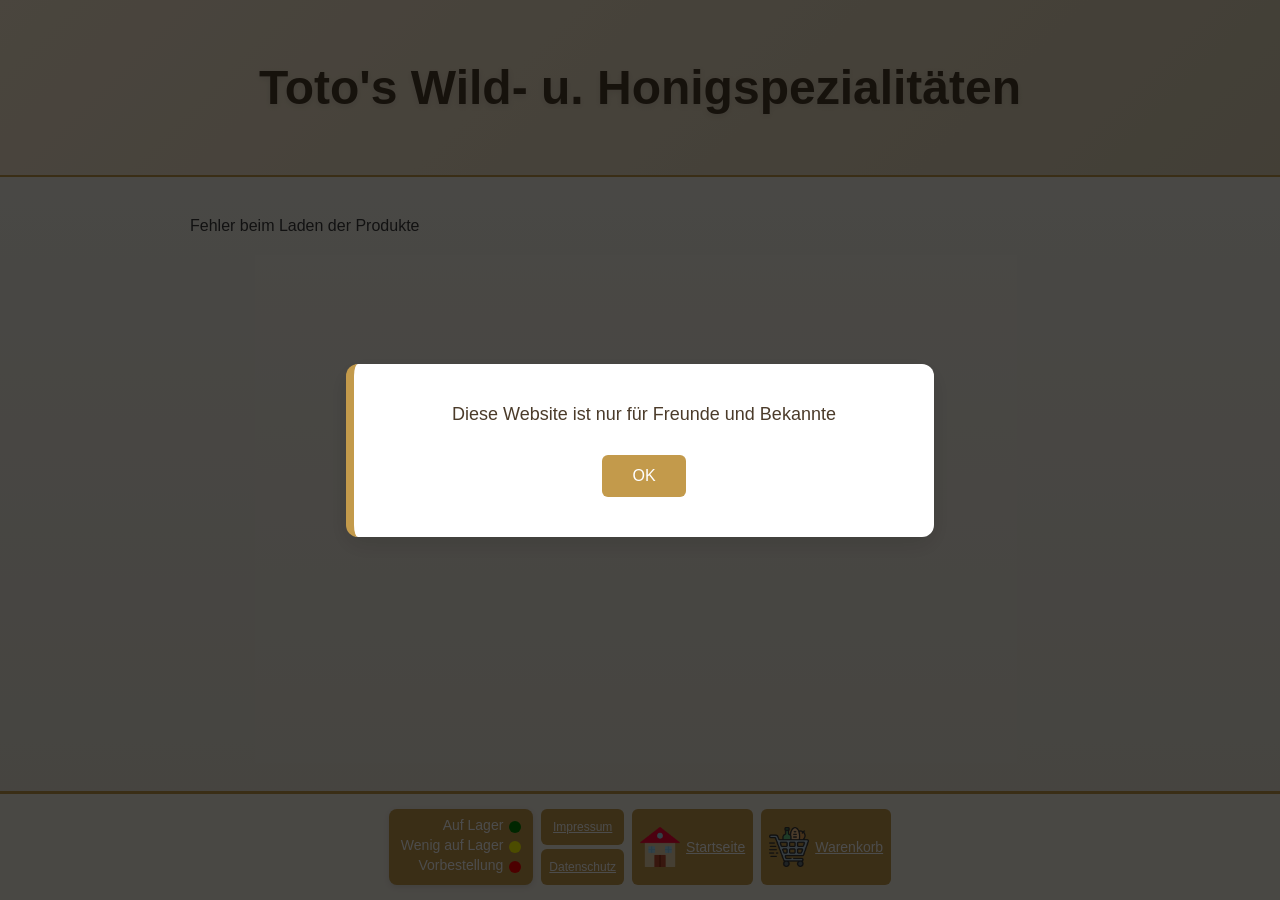
<file: index.html>
<!DOCTYPE html>
<html lang="de">

<head>
  <meta charset="UTF-8">
  <title>Toto's Wild- u. Honigspezialitäten - Wild & Honig aus Werlaburgdorf</title>
  <meta name="viewport" content="width=device-width, initial-scale=1">
  <!--<link rel="stylesheet" href="style.css?v=0.0.2">-->
  <!--TODO Nach Testen auf versionen wechseln-->
  
  <!-- SEO Metadaten -->
  <meta name="description" content="Toto's Wild- u. Honigspezialitäten - Direktvermarkter für regionalen Honig und Wildprodukte aus Werlaburgdorf. Frische Qualität direkt vom Imker und Jäger.">
  <meta name="author" content="Thorsten Jahn">
  <meta name="robots" content="index, follow">
  
  <!-- Open Graph für Social Media -->
  <meta property="og:title" content="Toto's Wild- u. Honigspezialitäten">
  <meta property="og:description" content="Regionale Honig- und Wildprodukte vom Direktvermarkter aus Werlaburgdorf.">
  <meta property="og:type" content="website">
  <meta property="og:locale" content="de_DE">
  
  <!-- Twitter Cards -->
  <meta name="twitter:card" content="summary">
  <meta name="twitter:title" content="Toto's Wild- u. Honigspezialitäten">
  <meta name="twitter:description" content="Regionale Honig- und Wildprodukte vom Direktvermarkter aus Werlaburgdorf.">
  
  <!-- Canonical URL -->
  <link rel="canonical" href="https://totos-wild.github.io/totos-wild/">
  
  <!-- Favicon -->
  <link rel="icon" type="image/png" href="images/favicon.png">
  <link rel="shortcut icon" type="image/png" href="images/favicon.png">
  <!-- Optional: als Shortcut Icon für ältere Browser -->
  
  <!--TODO Nach Testen auf versionen wechseln-->
  <!--<link rel="stylesheet" href="style.css?v=0.0.2">-->
</head>

<body>

  <div id="age-modal" class="modal">
    <div class="modal-content">
      <p>Diese Website ist nur für Freunde und Bekannte</p>
      <div class="modal-buttons">
        <button id="modal-ok" class="modal-button modal-button-ok">OK</button>
      </div>
    </div>
  </div>

  <header>
    <h1>Toto's Wild- u. Honigspezialitäten</h1>
  </header>

  <main class="wrapper">
    <div id="loader" class="loader"></div>
    <div id="product-container"></div>
  </main>

  <script>
    const ageModal = document.getElementById("age-modal");
    const modalOk = document.getElementById("modal-ok");

    function checkModal() {
      const hasSeenModal = localStorage.getItem("hasSeenAgeModal");
      if (!hasSeenModal) {
        ageModal.style.display = "flex";
      }
    }

    modalOk.addEventListener("click", () => {
      localStorage.setItem("hasSeenAgeModal", "true");
      ageModal.style.display = "none";
    });

    checkModal();
  </script>

  <script>
    const timestamp = new Date().getTime();

    const styles = [
      "base/general.css",
      "products/products.css",
      "overlays/overlays.css",
      "footer/footer.css",
    ];

    styles.forEach(style => {
      const link = document.createElement("link");
      link.rel = "stylesheet";
      link.href = style + "?v=" + timestamp;
      document.head.appendChild(link);
    });

    const footerScript = document.createElement("script");
    footerScript.src = "footer/footer.js?v=" + timestamp;
    document.body.appendChild(footerScript);
    footerScript.onload = () => insertFooter(true);

    const modules = [
      "base/main.js",
      "products/productApi.js",
      "products/productCard.js",
      "products/productCombiner.js",
      "products/productPage.js",
      "products/productRepository.js",
      "overlays/overlay.js",
      "cart/cartLogic.js",
      "cart/cartRepository.js"
    ];

    modules.forEach(module => {
      const script = document.createElement("script");
      script.type = "module";
      script.src = module + "?v=" + timestamp;
      document.body.appendChild(script);
    });
  </script>

</body>

</html>
</file>
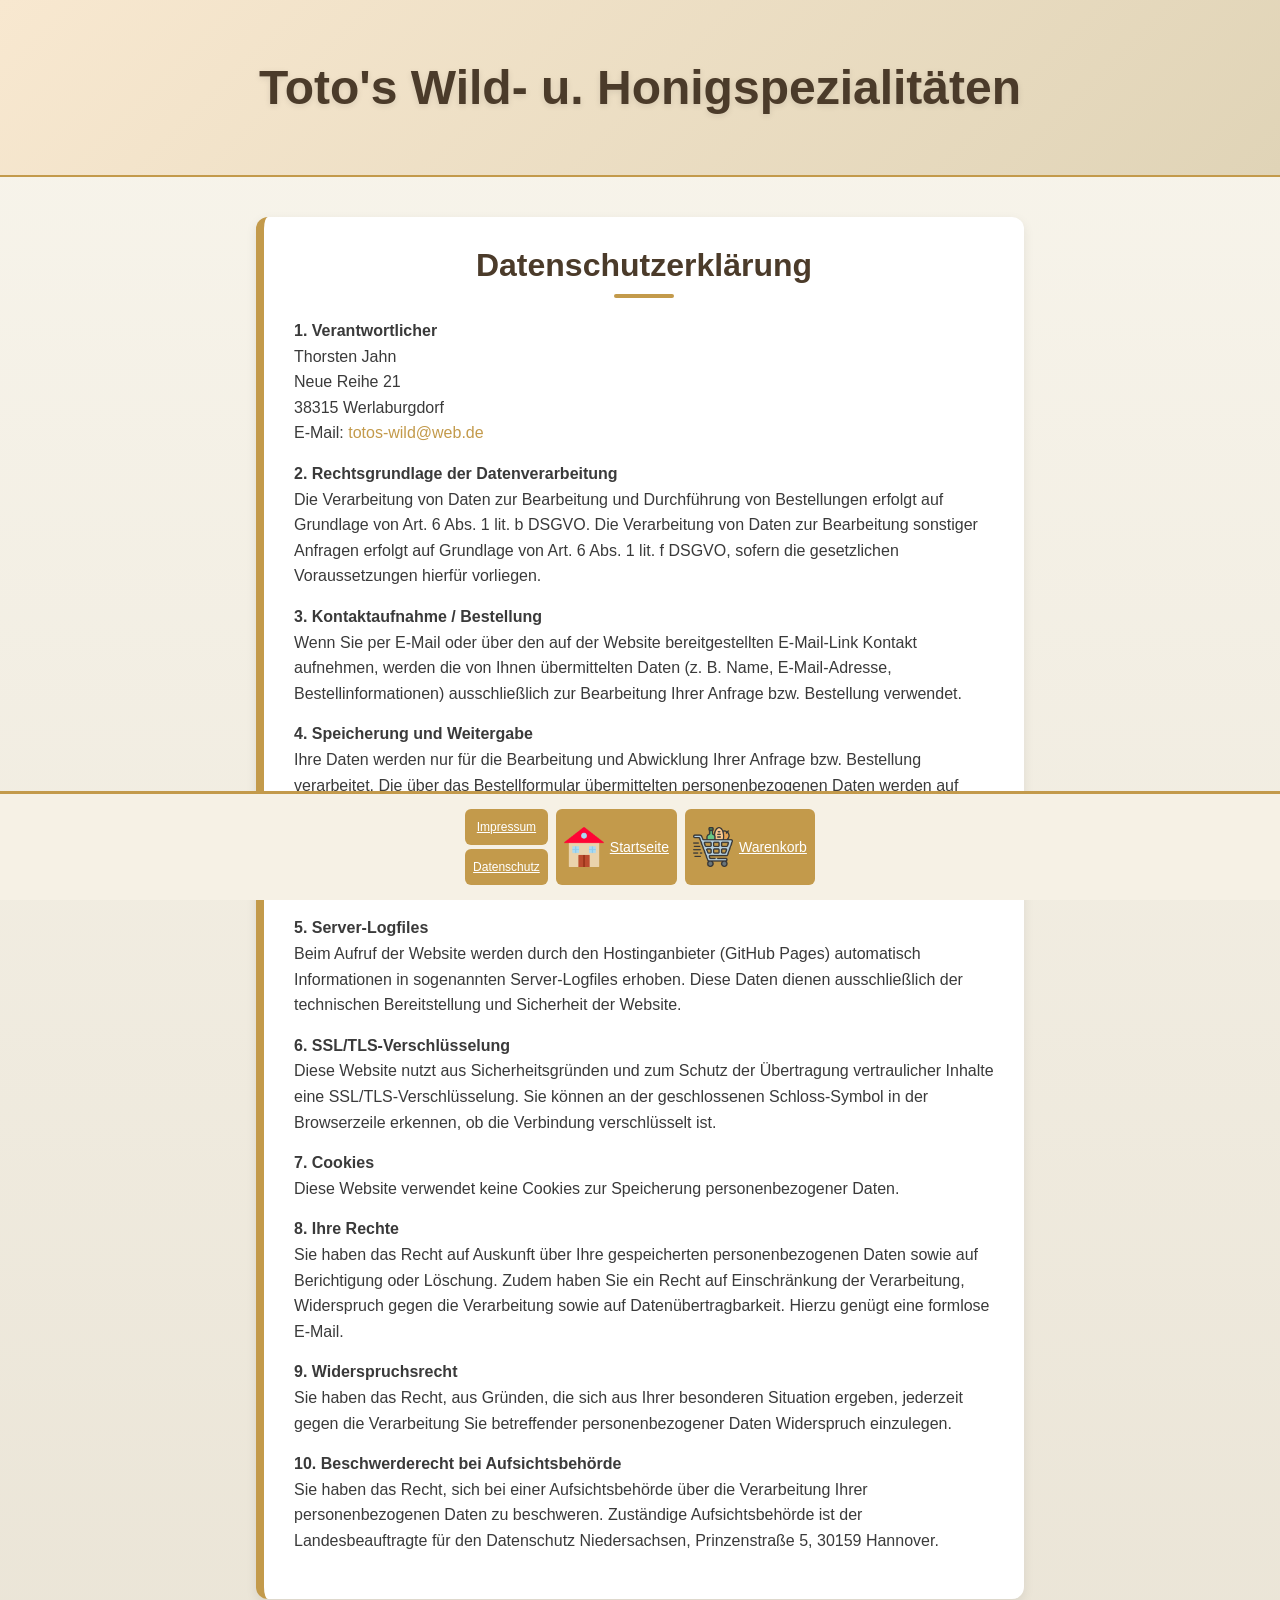
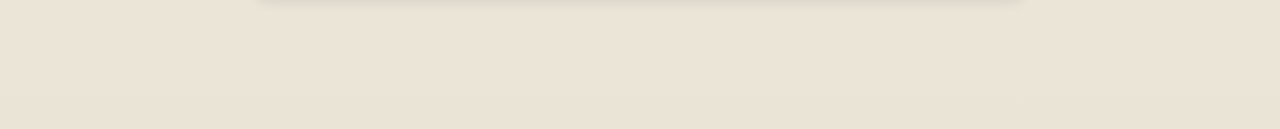
<file: datenschutz/index.html>
<!DOCTYPE html>
<html lang="de">

<head>
  <meta charset="UTF-8">
  <title>Datenschutzerklärung - Toto's Wild- u. Honigspezialitäten</title>
  <meta name="viewport" content="width=device-width, initial-scale=1">
  
  <!-- SEO Metadaten -->
  <meta name="description" content="Datenschutzerklärung von Toto's Wild- u. Honigspezialitäten - Informationen zur Verarbeitung Ihrer personenbezogenen Daten.">
  <meta name="author" content="Thorsten Jahn">
  <meta name="robots" content="index, follow">
  
  <!-- Canonical URL -->
  <link rel="canonical" href="https://totos-wild.github.io/totos-wild/datenschutz/">
  
  <!-- Favicon -->
  <link rel="icon" type="image/png" href="../images/favicon.png">
  <link rel="shortcut icon" type="image/png" href="../images/favicon.png">
</head>

<body>

  <header>
    <h1>Toto's Wild- u. Honigspezialitäten</h1>
  </header>

  <main class="wrapper">
    <div class="content-text">
      <h2>Datenschutzerklärung</h2>

      <p><strong>1. Verantwortlicher</strong><br>
      Thorsten Jahn<br>
      Neue Reihe 21<br>
      38315 Werlaburgdorf<br>
      E-Mail: <a href="mailto:totos-wild@web.de">totos-wild@web.de</a></p>

      <p><strong>2. Rechtsgrundlage der Datenverarbeitung</strong><br>
      Die Verarbeitung von Daten zur Bearbeitung und Durchführung von Bestellungen erfolgt auf Grundlage von Art. 6 Abs. 1 lit. b DSGVO. 
      Die Verarbeitung von Daten zur Bearbeitung sonstiger Anfragen erfolgt auf Grundlage von Art. 6 Abs. 1 lit. f DSGVO, 
      sofern die gesetzlichen Voraussetzungen hierfür vorliegen.</p>

      <p><strong>3. Kontaktaufnahme / Bestellung</strong><br>
      Wenn Sie per E-Mail oder über den auf der Website bereitgestellten E-Mail-Link Kontakt aufnehmen,
      werden die von Ihnen übermittelten Daten (z. B. Name, E-Mail-Adresse, Bestellinformationen)
      ausschließlich zur Bearbeitung Ihrer Anfrage bzw. Bestellung verwendet.</p>

      <p><strong>4. Speicherung und Weitergabe</strong><br>
      Ihre Daten werden nur für die Bearbeitung und Abwicklung Ihrer Anfrage bzw. Bestellung verarbeitet.
      Die über das Bestellformular übermittelten personenbezogenen Daten werden auf einem von uns betriebenen Server verarbeitet und gespeichert.
      Eine Weitergabe an andere Dritte erfolgt nicht, sofern keine gesetzliche Verpflichtung hierzu besteht.
      Die Daten werden gelöscht, sobald sie für die genannten Zwecke nicht mehr erforderlich sind,
      sofern keine gesetzlichen Aufbewahrungspflichten entgegenstehen.</p>

      <p><strong>5. Server-Logfiles</strong><br>
      Beim Aufruf der Website werden durch den Hostinganbieter (GitHub Pages) automatisch Informationen
      in sogenannten Server-Logfiles erhoben. Diese Daten dienen ausschließlich der
      technischen Bereitstellung und Sicherheit der Website.</p>

      <p><strong>6. SSL/TLS-Verschlüsselung</strong><br>
      Diese Website nutzt aus Sicherheitsgründen und zum Schutz der Übertragung vertraulicher Inhalte
      eine SSL/TLS-Verschlüsselung. Sie können an der geschlossenen Schloss-Symbol in der Browserzeile
      erkennen, ob die Verbindung verschlüsselt ist.</p>

      <p><strong>7. Cookies</strong><br>
      Diese Website verwendet keine Cookies zur Speicherung personenbezogener Daten.</p>

      <p><strong>8. Ihre Rechte</strong><br>
      Sie haben das Recht auf Auskunft über Ihre gespeicherten personenbezogenen Daten
      sowie auf Berichtigung oder Löschung. Zudem haben Sie ein Recht auf Einschränkung der Verarbeitung,
      Widerspruch gegen die Verarbeitung sowie auf Datenübertragbarkeit. Hierzu genügt eine formlose E-Mail.</p>

      <p><strong>9. Widerspruchsrecht</strong><br>
      Sie haben das Recht, aus Gründen, die sich aus Ihrer besonderen Situation ergeben,
      jederzeit gegen die Verarbeitung Sie betreffender personenbezogener Daten Widerspruch einzulegen.</p>

      <p><strong>10. Beschwerderecht bei Aufsichtsbehörde</strong><br>
      Sie haben das Recht, sich bei einer Aufsichtsbehörde über die Verarbeitung Ihrer personenbezogenen Daten zu beschweren.
      Zuständige Aufsichtsbehörde ist der 
      Landesbeauftragte für den Datenschutz Niedersachsen, 
      Prinzenstraße 5, 30159 Hannover.</p>
    </div>
  </main>

  <script>
    const timestamp = new Date().getTime();

    const styles = [
      "../base/general.css",
      "../overlays/overlays.css",
      "../footer/footer.css",
    ];

    styles.forEach(style => {
      const link = document.createElement("link");
      link.rel = "stylesheet";
      link.href = style + "?v=" + timestamp;
      document.head.appendChild(link);
    });

    const footerScript = document.createElement("script");
    footerScript.src = "../footer/footer.js?v=" + timestamp;
    document.body.appendChild(footerScript);
    footerScript.onload = () => insertFooter(false);
  </script>

</body>

</html>
</file>
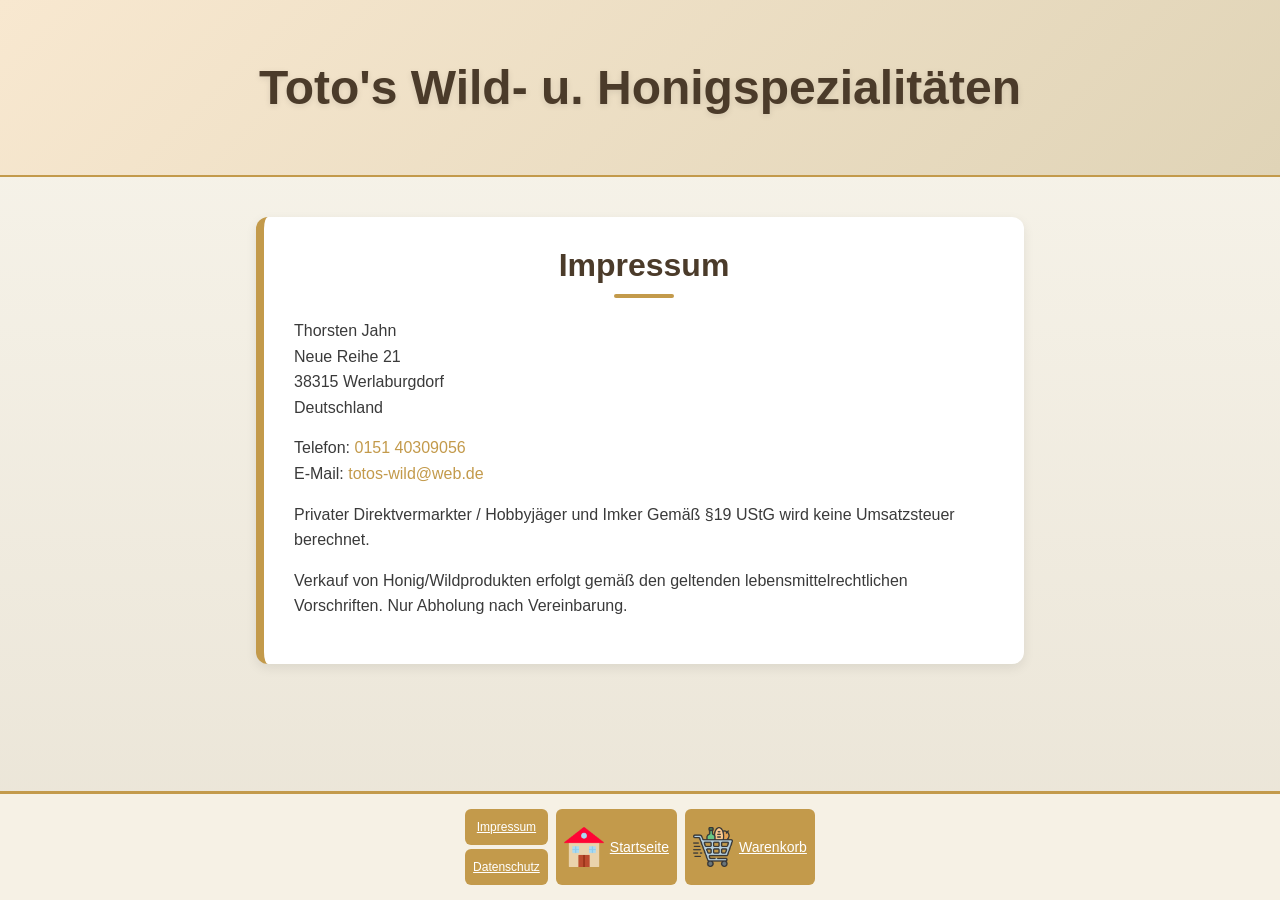
<file: impressum/index.html>
<!DOCTYPE html>
<html lang="de">

<head>
  <meta charset="UTF-8">
  <title>Impressum - Toto's Wild- u. Honigspezialitäten</title>
  <meta name="viewport" content="width=device-width, initial-scale=1">
  
  <!-- SEO Metadaten -->
  <meta name="description" content="Impressum von Toto's Wild- u. Honigspezialitäten - Direktvermarkter für regionalen Honig und Wildprodukte aus Werlaburgdorf.">
  <meta name="author" content="Thorsten Jahn">
  <meta name="robots" content="index, follow">
  
  <!-- Canonical URL -->
  <link rel="canonical" href="https://totos-wild.github.io/totos-wild/impressum/">
  
  <!-- Favicon -->
  <link rel="icon" type="image/png" href="../images/favicon.png">
  <link rel="shortcut icon" type="image/png" href="../images/favicon.png">
</head>

<body>

  <header>
    <h1>Toto's Wild- u. Honigspezialitäten</h1>
  </header>

  <main class="wrapper">
    <div class="content-text">
      <h2>Impressum</h2>
      <p>
        Thorsten Jahn<br>
        Neue Reihe 21<br>
        38315 Werlaburgdorf<br>
        Deutschland
      </p>
      <p>
        Telefon: <a href="tel:+4915140309056">0151 40309056</a><br>
        E-Mail: <a href="mailto:totos-wild@web.de">totos-wild@web.de</a>
      </p>

      <p>
        Privater Direktvermarkter / Hobbyjäger und Imker
        Gemäß §19 UStG wird keine Umsatzsteuer berechnet.
      </p>

      <p>
        Verkauf von Honig/Wildprodukten erfolgt gemäß den geltenden lebensmittelrechtlichen Vorschriften. 
        Nur Abholung nach Vereinbarung.
      </p>
    </div>
  </main>

  <script>
    const timestamp = new Date().getTime();

    const styles = [
      "../base/general.css",
      "../overlays/overlays.css",
      "../footer/footer.css",
    ];

    styles.forEach(style => {
      const link = document.createElement("link");
      link.rel = "stylesheet";
      link.href = style + "?v=" + timestamp;
      document.head.appendChild(link);
    });

    const footerScript = document.createElement("script");
    footerScript.src = "../footer/footer.js?v=" + timestamp;
    document.body.appendChild(footerScript);
    footerScript.onload = () => insertFooter(false);
  </script>

</body>

</html>
</file>
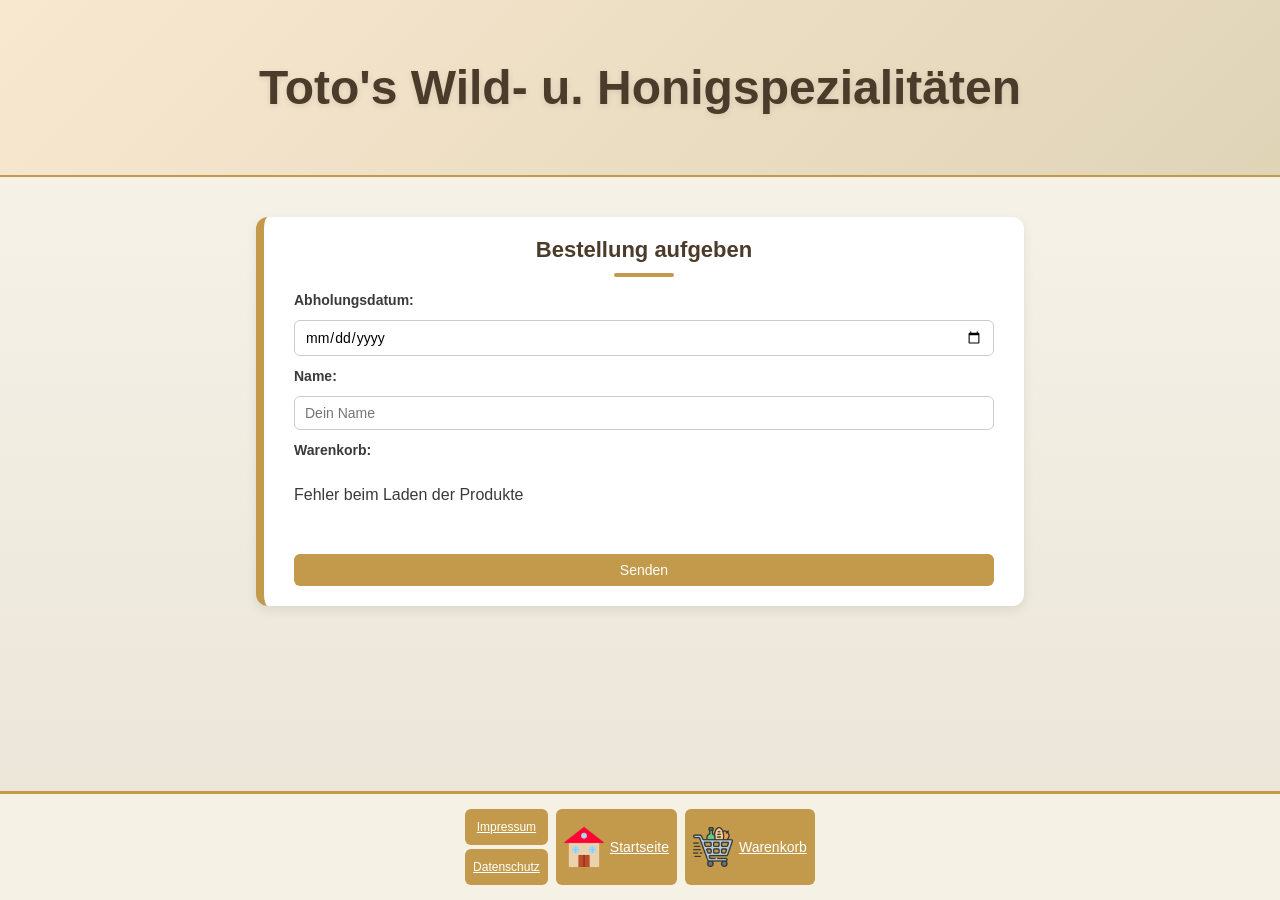
<file: warenkorb/index.html>
<!DOCTYPE html>
<html lang="de">

<head>
  <meta charset="UTF-8">
  <title>Warenkorb - Toto's Wild- u. Honigspezialitäten</title>
  <meta name="viewport" content="width=device-width, initial-scale=1">
  
  <!-- SEO Metadaten -->
  <meta name="description" content="Warenkorb von Toto's Wild- u. Honigspezialitäten - Ihre Auswahl an regionalen Honig- und Wildprodukten.">
  <meta name="author" content="Thorsten Jahn">
  <meta name="robots" content="noindex, follow">
  
  <!-- Canonical URL -->
  <link rel="canonical" href="https://totos-wild.github.io/totos-wild/warenkorb/">
  
  <!-- Favicon -->
  <link rel="icon" type="image/png" href="../images/favicon.png">
  <link rel="shortcut icon" type="image/png" href="../images/favicon.png">
</head>

<body>

  <header>
    <h1>Toto's Wild- u. Honigspezialitäten</h1>
  </header>

  <main class="wrapper">
    <div id="loader" class="loader"></div>
    <div id="cart-content" class="cart-content">
      <h2>Bestellung aufgeben</h2>
      <form id="cart-form">
        <label>Abholungsdatum:</label>
        <input type="date" id="pickup-date" required>

        <label>Name:</label>
        <input type="text" id="customer-name" placeholder="Dein Name" required>

        <label>Warenkorb:</label>
        <div id="cart-items" class="cart-items"></div>

        <div id="cart-total" class="cart-total"></div>

        <button type="submit" id="submit-order-btn" class="button-default">Senden</button>
      </form>
    </div>
  </main>

  <script>
    const timestamp = new Date().getTime();

    const styles = [
      "../base/general.css",
      "../cart/cart.css",
      "../overlays/overlays.css",
      "../footer/footer.css",
    ];

    styles.forEach(style => {
      const link = document.createElement("link");
      link.rel = "stylesheet";
      link.href = style + "?v=" + timestamp;
      document.head.appendChild(link);
    });

    const footerScript = document.createElement("script");
    footerScript.src = "../footer/footer.js?v=" + timestamp;
    document.body.appendChild(footerScript);
    footerScript.onload = () => insertFooter(false);

    const modules = [
      "../cart/cartLogic.js",
      "../cart/cartPage.js",
      "../cart/cartRepository.js"
    ];

    modules.forEach(module => {
      const script = document.createElement("script");
      script.type = "module";
      script.src = module + "?v=" + timestamp;
      document.body.appendChild(script);
    });
  </script>

</body>

</html>
</file>
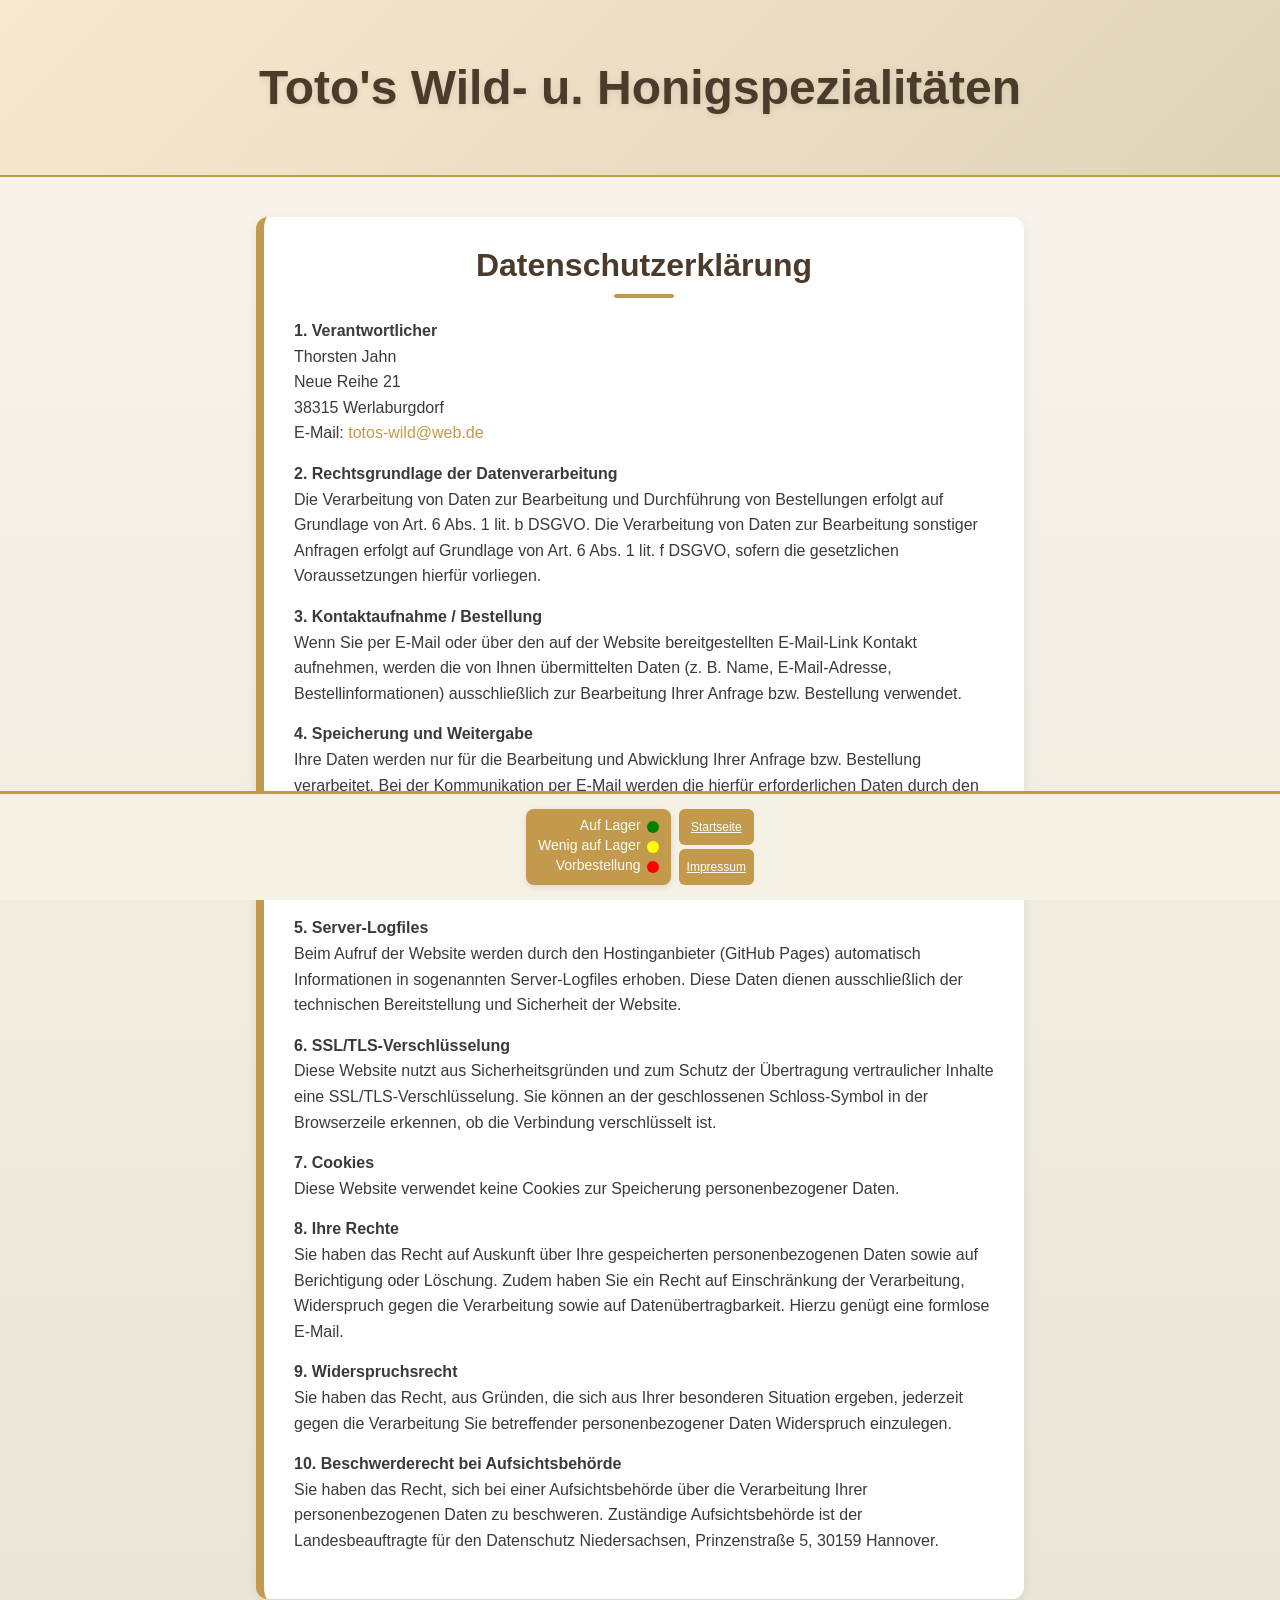
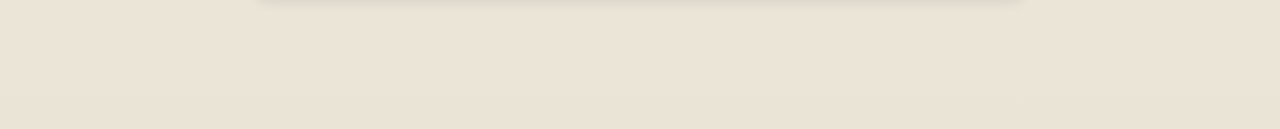
<file: datenschutz.html>
<!DOCTYPE html>
<html lang="de">

<head>
  <meta charset="UTF-8">
  <title>Datenschutzerklärung - Toto's Wild- u. Honigspezialitäten</title>
  <meta name="viewport" content="width=device-width, initial-scale=1">
  
  <!-- SEO Metadaten -->
  <meta name="description" content="Datenschutzerklärung von Toto's Wild- u. Honigspezialitäten - Informationen zur Verarbeitung Ihrer personenbezogenen Daten.">
  <meta name="author" content="Thorsten Jahn">
  <meta name="robots" content="index, follow">
  
  <!-- Canonical URL -->
  <link rel="canonical" href="https://totos-wild.github.io/totos-wild/datenschutz.html">
  
  <!-- Favicon -->
  <link rel="icon" type="image/png" href="images/favicon.png">
  <link rel="shortcut icon" type="image/png" href="images/favicon.png">
</head>

<body>

  <header>
    <h1>Toto's Wild- u. Honigspezialitäten</h1>
  </header>

  <main class="wrapper">
    <div class="content-text">
      <h2>Datenschutzerklärung</h2>

      <p><strong>1. Verantwortlicher</strong><br>
      Thorsten Jahn<br>
      Neue Reihe 21<br>
      38315 Werlaburgdorf<br>
      E-Mail: <a href="mailto:totos-wild@web.de">totos-wild@web.de</a></p>

      <p><strong>2. Rechtsgrundlage der Datenverarbeitung</strong><br>
      Die Verarbeitung von Daten zur Bearbeitung und Durchführung von Bestellungen erfolgt auf Grundlage von Art. 6 Abs. 1 lit. b DSGVO. 
      Die Verarbeitung von Daten zur Bearbeitung sonstiger Anfragen erfolgt auf Grundlage von Art. 6 Abs. 1 lit. f DSGVO, 
      sofern die gesetzlichen Voraussetzungen hierfür vorliegen.</p>

      <p><strong>3. Kontaktaufnahme / Bestellung</strong><br>
      Wenn Sie per E-Mail oder über den auf der Website bereitgestellten E-Mail-Link Kontakt aufnehmen,
      werden die von Ihnen übermittelten Daten (z. B. Name, E-Mail-Adresse, Bestellinformationen)
      ausschließlich zur Bearbeitung Ihrer Anfrage bzw. Bestellung verwendet.</p>

      <p><strong>4. Speicherung und Weitergabe</strong><br>
      Ihre Daten werden nur für die Bearbeitung und Abwicklung Ihrer Anfrage bzw. Bestellung verarbeitet.
      Bei der Kommunikation per E-Mail werden die hierfür erforderlichen Daten durch den von Ihnen bzw.
      uns verwendeten E-Mail-Dienst verarbeitet.
      Eine Weitergabe an andere Dritte erfolgt nicht, sofern keine gesetzliche Verpflichtung hierzu besteht.
      Die Daten werden gelöscht, sobald sie für die genannten Zwecke nicht mehr erforderlich sind,
      sofern keine gesetzlichen Aufbewahrungspflichten entgegenstehen.</p>

      <p><strong>5. Server-Logfiles</strong><br>
      Beim Aufruf der Website werden durch den Hostinganbieter (GitHub Pages) automatisch Informationen
      in sogenannten Server-Logfiles erhoben. Diese Daten dienen ausschließlich der
      technischen Bereitstellung und Sicherheit der Website.</p>

      <p><strong>6. SSL/TLS-Verschlüsselung</strong><br>
      Diese Website nutzt aus Sicherheitsgründen und zum Schutz der Übertragung vertraulicher Inhalte
      eine SSL/TLS-Verschlüsselung. Sie können an der geschlossenen Schloss-Symbol in der Browserzeile
      erkennen, ob die Verbindung verschlüsselt ist.</p>

      <p><strong>7. Cookies</strong><br>
      Diese Website verwendet keine Cookies zur Speicherung personenbezogener Daten.</p>

      <p><strong>8. Ihre Rechte</strong><br>
      Sie haben das Recht auf Auskunft über Ihre gespeicherten personenbezogenen Daten
      sowie auf Berichtigung oder Löschung. Zudem haben Sie ein Recht auf Einschränkung der Verarbeitung,
      Widerspruch gegen die Verarbeitung sowie auf Datenübertragbarkeit. Hierzu genügt eine formlose E-Mail.</p>

      <p><strong>9. Widerspruchsrecht</strong><br>
      Sie haben das Recht, aus Gründen, die sich aus Ihrer besonderen Situation ergeben,
      jederzeit gegen die Verarbeitung Sie betreffender personenbezogener Daten Widerspruch einzulegen.</p>

      <p><strong>10. Beschwerderecht bei Aufsichtsbehörde</strong><br>
      Sie haben das Recht, sich bei einer Aufsichtsbehörde über die Verarbeitung Ihrer personenbezogenen Daten zu beschweren.
      Zuständige Aufsichtsbehörde ist der 
      Landesbeauftragte für den Datenschutz Niedersachsen, 
      Prinzenstraße 5, 30159 Hannover.</p>
    </div>
  </main>

  <footer>
    <div class="product-legend">
      <div>Auf Lager<span class="legend-color in-stock"></span></div>
      <div>Wenig auf Lager<span class="legend-color low-stock"></span></div>
      <div>Vorbestellung<span class="legend-color no-stock"></span></div>
    </div>
    <div class="footer-links">
      <a href="/" class="button-default footer-btn footer-link-btn">Startseite</a>
      <a href="impressum.html" class="button-default footer-btn footer-link-btn">Impressum</a>
    </div>
  </footer>

  <script>
    const timestamp = new Date().getTime();

    const linkGeneral = document.createElement("link");
    linkGeneral.rel = "stylesheet";
    linkGeneral.href = "css/general.css?v=" + timestamp;
    document.head.appendChild(linkGeneral);

    const linkFooter = document.createElement("link");
    linkFooter.rel = "stylesheet";
    linkFooter.href = "css/footer.css?v=" + timestamp;
    document.head.appendChild(linkFooter);
  </script>

</body>

</html>
</file>
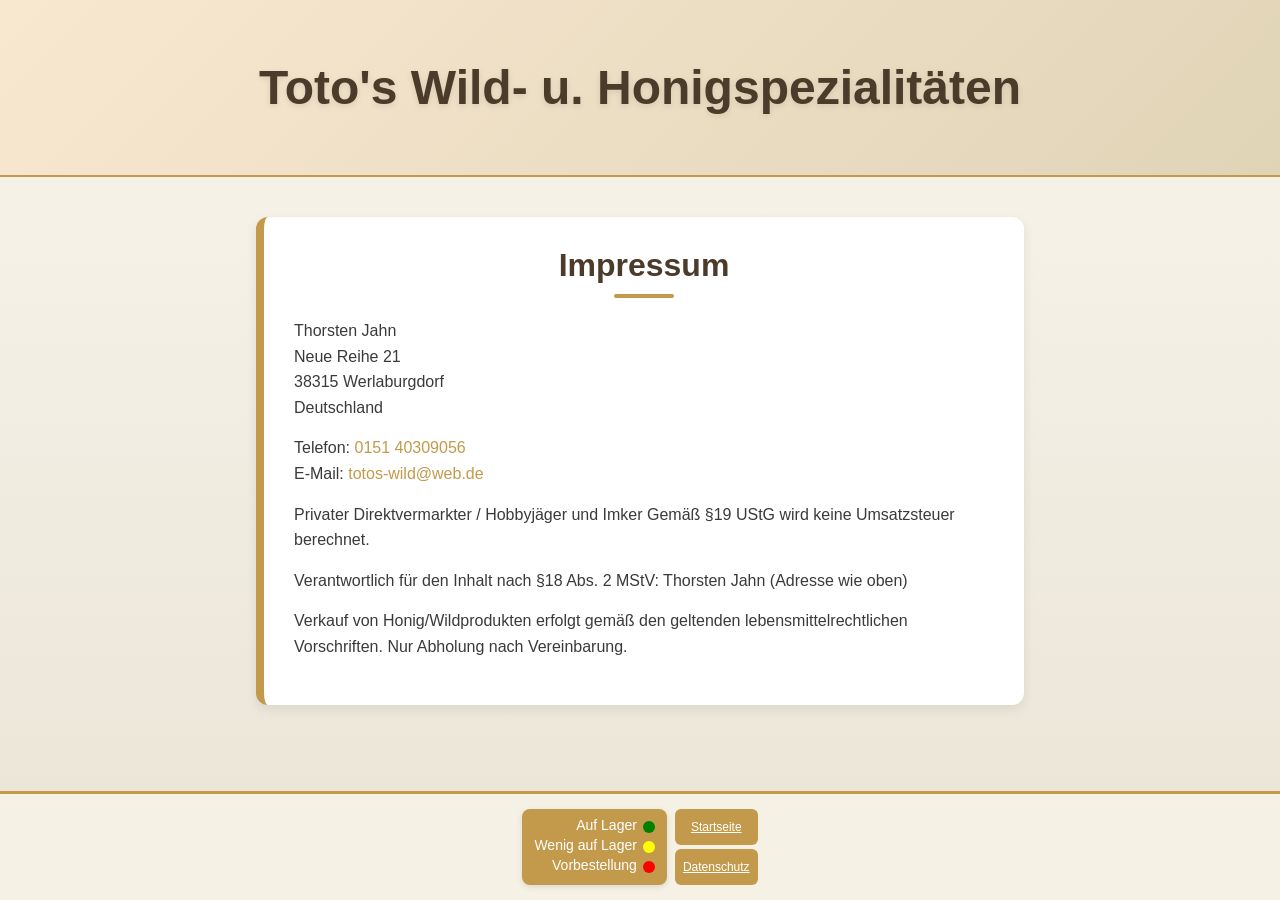
<file: impressum.html>
<!DOCTYPE html>
<html lang="de">

<head>
  <meta charset="UTF-8">
  <title>Impressum - Toto's Wild- u. Honigspezialitäten</title>
  <meta name="viewport" content="width=device-width, initial-scale=1">
  
  <!-- SEO Metadaten -->
  <meta name="description" content="Impressum von Toto's Wild- u. Honigspezialitäten - Direktvermarkter für regionalen Honig und Wildprodukte aus Werlaburgdorf.">
  <meta name="author" content="Thorsten Jahn">
  <meta name="robots" content="index, follow">
  
  <!-- Canonical URL -->
  <link rel="canonical" href="https://totos-wild.github.io/totos-wild/impressum.html">
  
  <!-- Favicon -->
  <link rel="icon" type="image/png" href="images/favicon.png">
  <link rel="shortcut icon" type="image/png" href="images/favicon.png">
</head>

<body>

  <header>
    <h1>Toto's Wild- u. Honigspezialitäten</h1>
  </header>

  <main class="wrapper">
    <div class="content-text">
      <h2>Impressum</h2>
      <p>
        Thorsten Jahn<br>
        Neue Reihe 21<br>
        38315 Werlaburgdorf<br>
        Deutschland
      </p>
      <p>
        Telefon: <a href="tel:+4915140309056">0151 40309056</a><br>
        E-Mail: <a href="mailto:totos-wild@web.de">totos-wild@web.de</a>
      </p>

      <p>
        Privater Direktvermarkter / Hobbyjäger und Imker
        Gemäß §19 UStG wird keine Umsatzsteuer berechnet.
      </p>

      <p>
        Verantwortlich für den Inhalt nach §18 Abs. 2 MStV:
        Thorsten Jahn (Adresse wie oben)
      </p>

      <p>
        Verkauf von Honig/Wildprodukten erfolgt gemäß den geltenden lebensmittelrechtlichen Vorschriften. Nur Abholung nach Vereinbarung.
      </p>
    </div>
  </main>

  <footer>
    <div class="product-legend">
      <div>Auf Lager<span class="legend-color in-stock"></span></div>
      <div>Wenig auf Lager<span class="legend-color low-stock"></span></div>
      <div>Vorbestellung<span class="legend-color no-stock"></span></div>
    </div>
    <div class="footer-links">
      <a href="/" class="button-default footer-btn footer-link-btn">Startseite</a>
      <a href="datenschutz.html" class="button-default footer-btn footer-link-btn">Datenschutz</a>
    </div>
  </footer>

  <script>
    const timestamp = new Date().getTime();

    const linkGeneral = document.createElement("link");
    linkGeneral.rel = "stylesheet";
    linkGeneral.href = "css/general.css?v=" + timestamp;
    document.head.appendChild(linkGeneral);

    const linkFooter = document.createElement("link");
    linkFooter.rel = "stylesheet";
    linkFooter.href = "css/footer.css?v=" + timestamp;
    document.head.appendChild(linkFooter);
  </script>

</body>

</html>
</file>
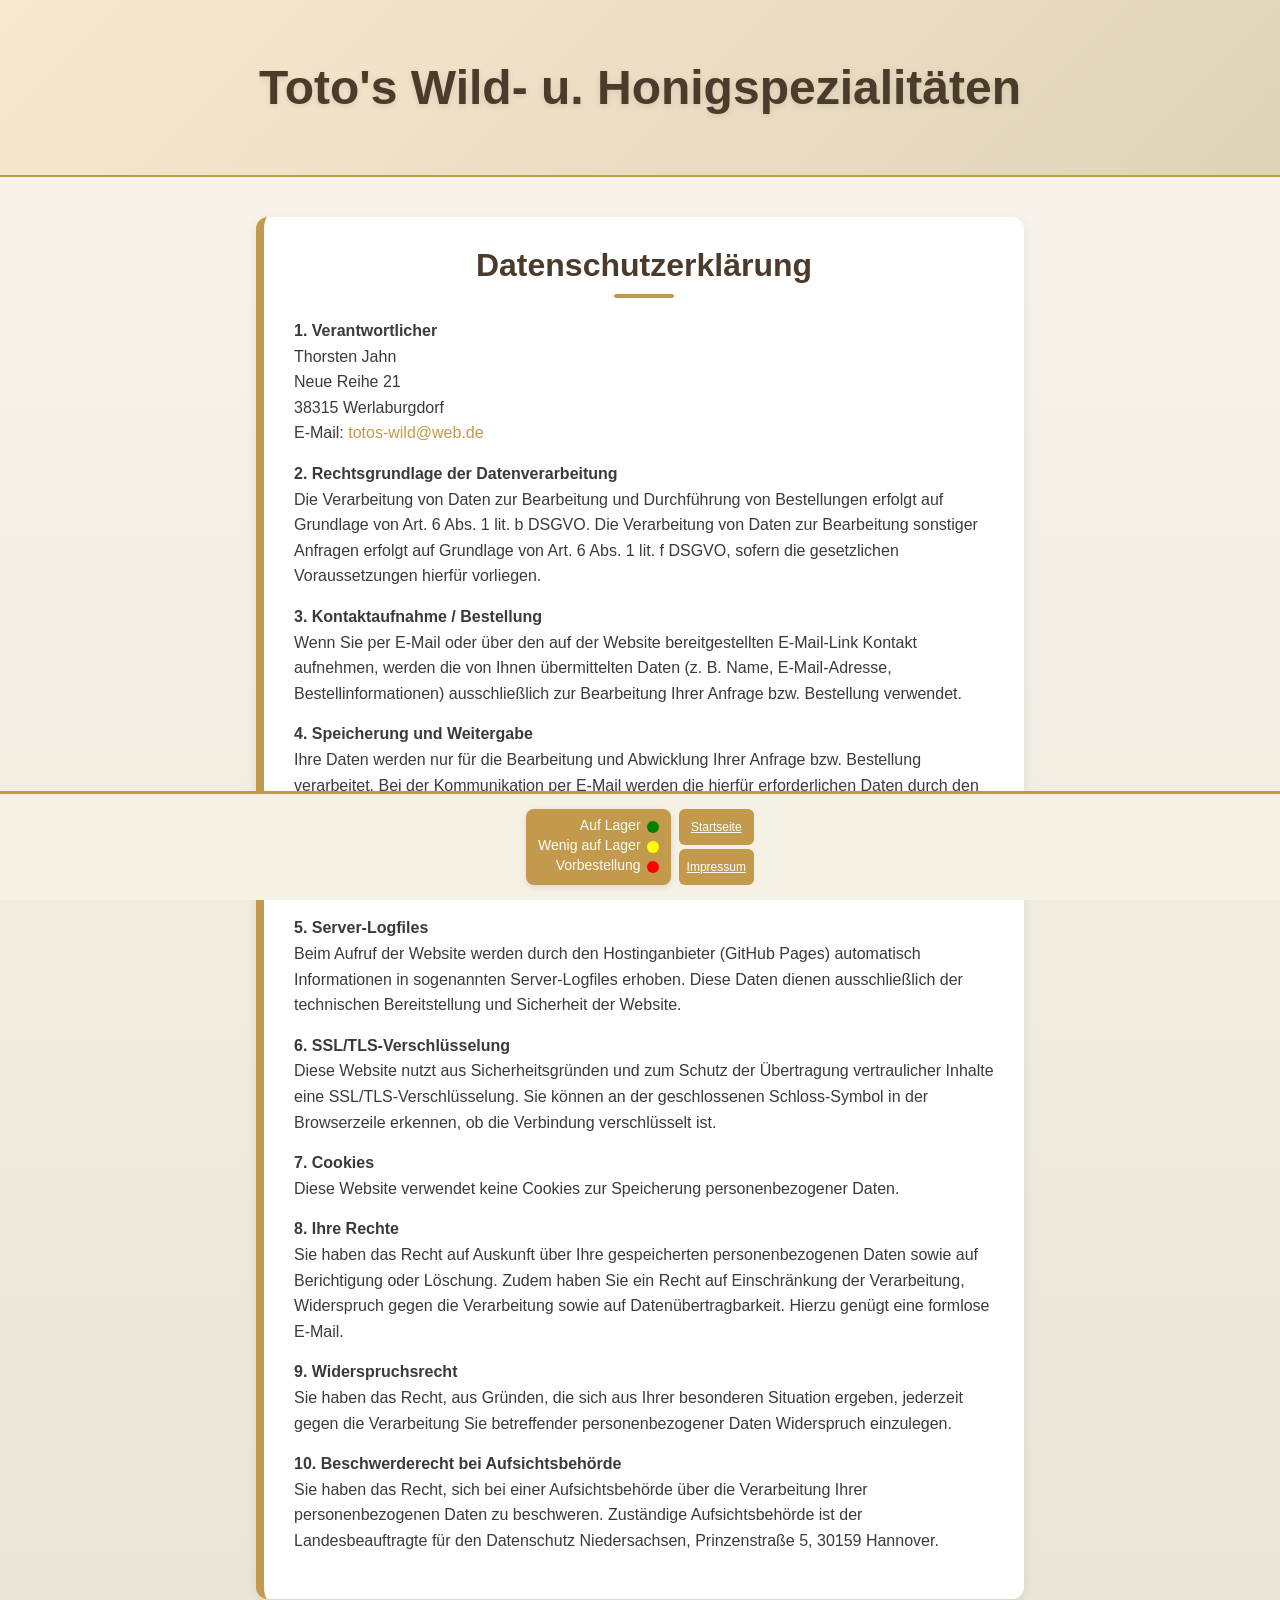
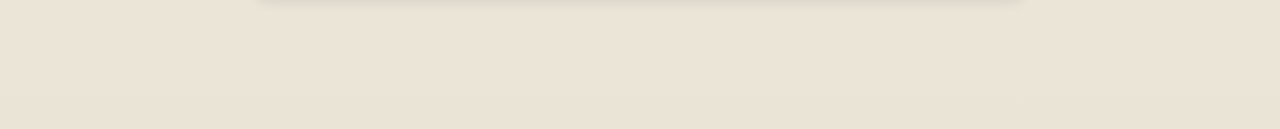
<file: legal/datenschutz.html>
<!DOCTYPE html>
<html lang="de">

<head>
  <meta charset="UTF-8">
  <title>Datenschutzerklärung - Toto's Wild- u. Honigspezialitäten</title>
  <meta name="viewport" content="width=device-width, initial-scale=1">
  
  <!-- SEO Metadaten -->
  <meta name="description" content="Datenschutzerklärung von Toto's Wild- u. Honigspezialitäten - Informationen zur Verarbeitung Ihrer personenbezogenen Daten.">
  <meta name="author" content="Thorsten Jahn">
  <meta name="robots" content="index, follow">
  
  <!-- Canonical URL -->
  <link rel="canonical" href="https://totos-wild.github.io/totos-wild/legal/datenschutz.html">
  
  <!-- Favicon -->
  <link rel="icon" type="image/png" href="../images/favicon.png">
  <link rel="shortcut icon" type="image/png" href="../images/favicon.png">
</head>

<body>

  <header>
    <h1>Toto's Wild- u. Honigspezialitäten</h1>
  </header>

  <main class="wrapper">
    <div class="content-text">
      <h2>Datenschutzerklärung</h2>

      <p><strong>1. Verantwortlicher</strong><br>
      Thorsten Jahn<br>
      Neue Reihe 21<br>
      38315 Werlaburgdorf<br>
      E-Mail: <a href="mailto:totos-wild@web.de">totos-wild@web.de</a></p>

      <p><strong>2. Rechtsgrundlage der Datenverarbeitung</strong><br>
      Die Verarbeitung von Daten zur Bearbeitung und Durchführung von Bestellungen erfolgt auf Grundlage von Art. 6 Abs. 1 lit. b DSGVO. 
      Die Verarbeitung von Daten zur Bearbeitung sonstiger Anfragen erfolgt auf Grundlage von Art. 6 Abs. 1 lit. f DSGVO, 
      sofern die gesetzlichen Voraussetzungen hierfür vorliegen.</p>

      <p><strong>3. Kontaktaufnahme / Bestellung</strong><br>
      Wenn Sie per E-Mail oder über den auf der Website bereitgestellten E-Mail-Link Kontakt aufnehmen,
      werden die von Ihnen übermittelten Daten (z. B. Name, E-Mail-Adresse, Bestellinformationen)
      ausschließlich zur Bearbeitung Ihrer Anfrage bzw. Bestellung verwendet.</p>

      <p><strong>4. Speicherung und Weitergabe</strong><br>
      Ihre Daten werden nur für die Bearbeitung und Abwicklung Ihrer Anfrage bzw. Bestellung verarbeitet.
      Bei der Kommunikation per E-Mail werden die hierfür erforderlichen Daten durch den von Ihnen bzw.
      uns verwendeten E-Mail-Dienst verarbeitet.
      Eine Weitergabe an andere Dritte erfolgt nicht, sofern keine gesetzliche Verpflichtung hierzu besteht.
      Die Daten werden gelöscht, sobald sie für die genannten Zwecke nicht mehr erforderlich sind,
      sofern keine gesetzlichen Aufbewahrungspflichten entgegenstehen.</p>

      <p><strong>5. Server-Logfiles</strong><br>
      Beim Aufruf der Website werden durch den Hostinganbieter (GitHub Pages) automatisch Informationen
      in sogenannten Server-Logfiles erhoben. Diese Daten dienen ausschließlich der
      technischen Bereitstellung und Sicherheit der Website.</p>

      <p><strong>6. SSL/TLS-Verschlüsselung</strong><br>
      Diese Website nutzt aus Sicherheitsgründen und zum Schutz der Übertragung vertraulicher Inhalte
      eine SSL/TLS-Verschlüsselung. Sie können an der geschlossenen Schloss-Symbol in der Browserzeile
      erkennen, ob die Verbindung verschlüsselt ist.</p>

      <p><strong>7. Cookies</strong><br>
      Diese Website verwendet keine Cookies zur Speicherung personenbezogener Daten.</p>

      <p><strong>8. Ihre Rechte</strong><br>
      Sie haben das Recht auf Auskunft über Ihre gespeicherten personenbezogenen Daten
      sowie auf Berichtigung oder Löschung. Zudem haben Sie ein Recht auf Einschränkung der Verarbeitung,
      Widerspruch gegen die Verarbeitung sowie auf Datenübertragbarkeit. Hierzu genügt eine formlose E-Mail.</p>

      <p><strong>9. Widerspruchsrecht</strong><br>
      Sie haben das Recht, aus Gründen, die sich aus Ihrer besonderen Situation ergeben,
      jederzeit gegen die Verarbeitung Sie betreffender personenbezogener Daten Widerspruch einzulegen.</p>

      <p><strong>10. Beschwerderecht bei Aufsichtsbehörde</strong><br>
      Sie haben das Recht, sich bei einer Aufsichtsbehörde über die Verarbeitung Ihrer personenbezogenen Daten zu beschweren.
      Zuständige Aufsichtsbehörde ist der 
      Landesbeauftragte für den Datenschutz Niedersachsen, 
      Prinzenstraße 5, 30159 Hannover.</p>
    </div>
  </main>

  <footer>
    <div class="product-legend">
      <div>Auf Lager<span class="legend-color in-stock"></span></div>
      <div>Wenig auf Lager<span class="legend-color low-stock"></span></div>
      <div>Vorbestellung<span class="legend-color no-stock"></span></div>
    </div>
    <div class="footer-links">
      <a href="../index.html" class="button-default footer-btn footer-link-btn">Startseite</a>
      <a href="impressum.html" class="button-default footer-btn footer-link-btn">Impressum</a>
    </div>
  </footer>

  <script>
    const timestamp = new Date().getTime();

    const linkGeneral = document.createElement("link");
    linkGeneral.rel = "stylesheet";
    linkGeneral.href = "../base/general.css?v=" + timestamp;
    document.head.appendChild(linkGeneral);

    const linkFooter = document.createElement("link");
    linkFooter.rel = "stylesheet";
    linkFooter.href = "../base/footer.css?v=" + timestamp;
    document.head.appendChild(linkFooter);
  </script>

</body>

</html>
</file>
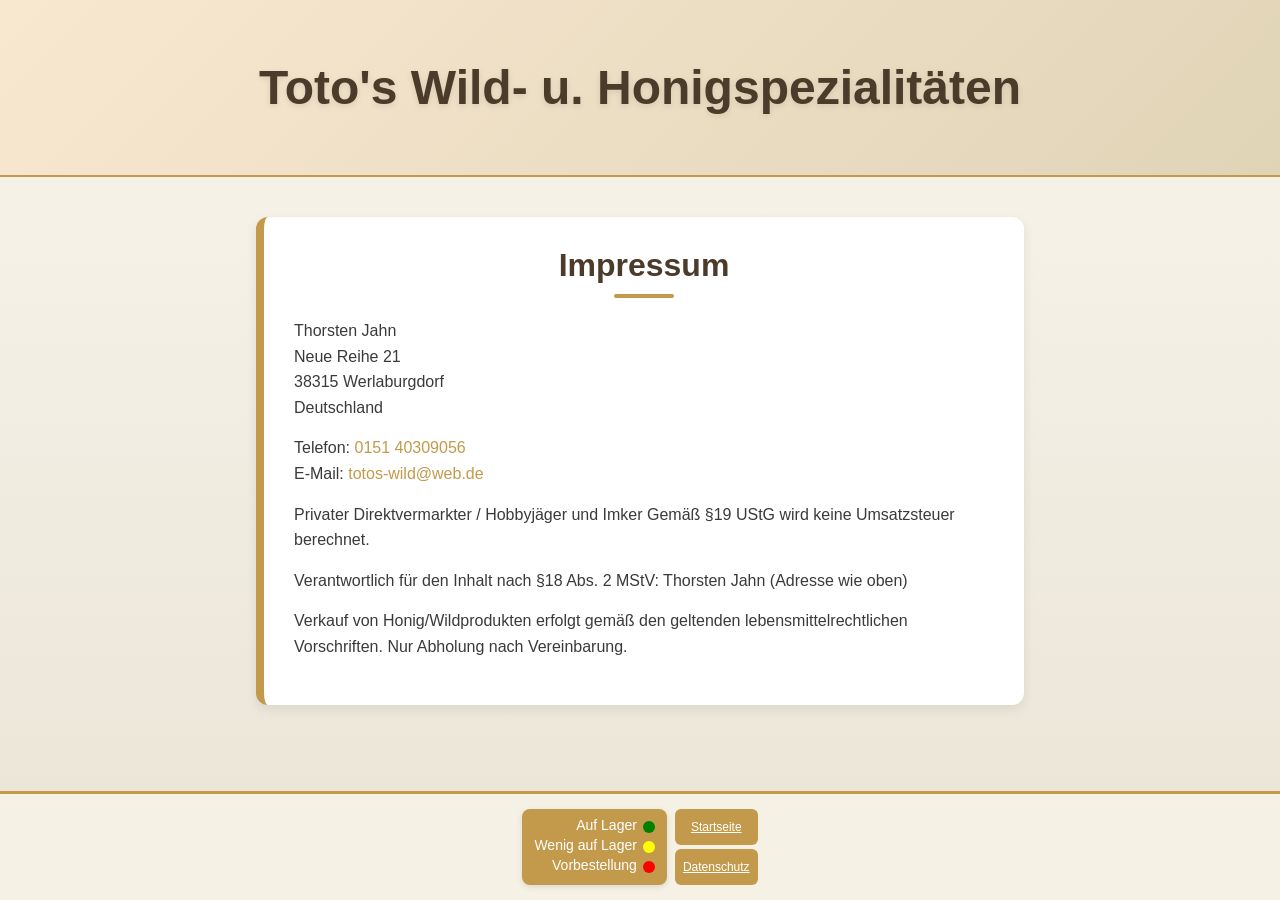
<file: legal/impressum.html>
<!DOCTYPE html>
<html lang="de">

<head>
  <meta charset="UTF-8">
  <title>Impressum - Toto's Wild- u. Honigspezialitäten</title>
  <meta name="viewport" content="width=device-width, initial-scale=1">
  
  <!-- SEO Metadaten -->
  <meta name="description" content="Impressum von Toto's Wild- u. Honigspezialitäten - Direktvermarkter für regionalen Honig und Wildprodukte aus Werlaburgdorf.">
  <meta name="author" content="Thorsten Jahn">
  <meta name="robots" content="index, follow">
  
  <!-- Canonical URL -->
  <link rel="canonical" href="https://totos-wild.github.io/totos-wild/legal/impressum.html">
  
  <!-- Favicon -->
  <link rel="icon" type="image/png" href="../images/favicon.png">
  <link rel="shortcut icon" type="image/png" href="../images/favicon.png">
</head>

<body>

  <header>
    <h1>Toto's Wild- u. Honigspezialitäten</h1>
  </header>

  <main class="wrapper">
    <div class="content-text">
      <h2>Impressum</h2>
      <p>
        Thorsten Jahn<br>
        Neue Reihe 21<br>
        38315 Werlaburgdorf<br>
        Deutschland
      </p>
      <p>
        Telefon: <a href="tel:+4915140309056">0151 40309056</a><br>
        E-Mail: <a href="mailto:totos-wild@web.de">totos-wild@web.de</a>
      </p>

      <p>
        Privater Direktvermarkter / Hobbyjäger und Imker
        Gemäß §19 UStG wird keine Umsatzsteuer berechnet.
      </p>

      <p>
        Verantwortlich für den Inhalt nach §18 Abs. 2 MStV:
        Thorsten Jahn (Adresse wie oben)
      </p>

      <p>
        Verkauf von Honig/Wildprodukten erfolgt gemäß den geltenden lebensmittelrechtlichen Vorschriften. Nur Abholung nach Vereinbarung.
      </p>
    </div>
  </main>

  <footer>
    <div class="product-legend">
      <div>Auf Lager<span class="legend-color in-stock"></span></div>
      <div>Wenig auf Lager<span class="legend-color low-stock"></span></div>
      <div>Vorbestellung<span class="legend-color no-stock"></span></div>
    </div>
    <div class="footer-links">
      <a href="../index.html" class="button-default footer-btn footer-link-btn">Startseite</a>
      <a href="datenschutz.html" class="button-default footer-btn footer-link-btn">Datenschutz</a>
    </div>
  </footer>

  <script>
    const timestamp = new Date().getTime();

    const linkGeneral = document.createElement("link");
    linkGeneral.rel = "stylesheet";
    linkGeneral.href = "../base/general.css?v=" + timestamp;
    document.head.appendChild(linkGeneral);

    const linkFooter = document.createElement("link");
    linkFooter.rel = "stylesheet";
    linkFooter.href = "../base/footer.css?v=" + timestamp;
    document.head.appendChild(linkFooter);
  </script>

</body>

</html>
</file>
